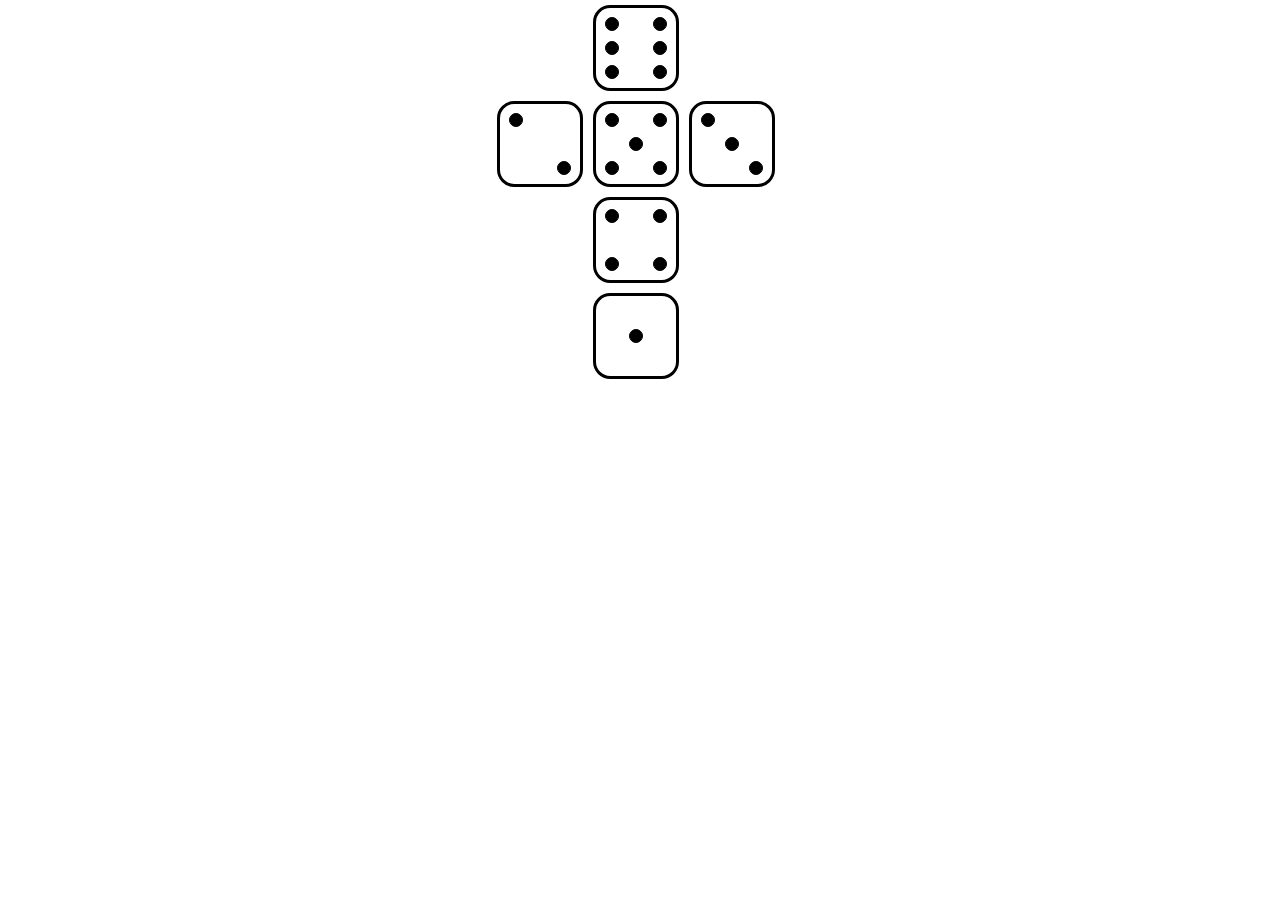
<file: task1/index.html>
<!DOCTYPE html>
<html lang="en">
<head>
    <meta charset="UTF-8">
    <meta http-equiv="X-UA-Compatible" content="IE=edge">
    <meta name="viewport" content="width=device-width, initial-scale=1.0">
    <title>JS test task 1</title>
    <link rel="stylesheet" href="style.css">
</head>
<body>
    <div>
        <div class="square six-face">
            <div class="column">
                <div class="dot"></div>
                <div class="dot"></div>
                <div class="dot"></div>
            </div>
            <div class="column">
                <div class="dot"></div>
                <div class="dot"></div>
                <div class="dot"></div> 
            </div>
        </div>
    </div>
    <div class="hrAlign">
        <div class="square second-face">
            <div class="dot"></div>
            <div class="dot"></div>
        </div>
        <div class="square fifth-face">
            <div class="column">
                <div class="dot"></div>
                <div class="dot"></div>
            </div>
            <div class="column">
                <div class="dot"></div>
            </div>
            <div class="column">
                <div class="dot"></div>
            <div class="dot"></div>
            </div>
        </div>
        <div class="square third-face">
            <div class="dot"></div>
            <div class="dot"></div>
            <div class="dot"></div>
        </div>
    </div>
    <div>
        <div class="square fourth-face">
            <div class="column">
                <div class="dot"></div>
                <div class="dot"></div>
            </div>
            <div class="column">
                <div class="dot"></div>
                <div class="dot"></div>
            </div>
        </div>
    </div>
    <div>
        <div class="square first-face">
            <div class="dot"></div>
        </div>
    </div>
</body>
</html>
</file>
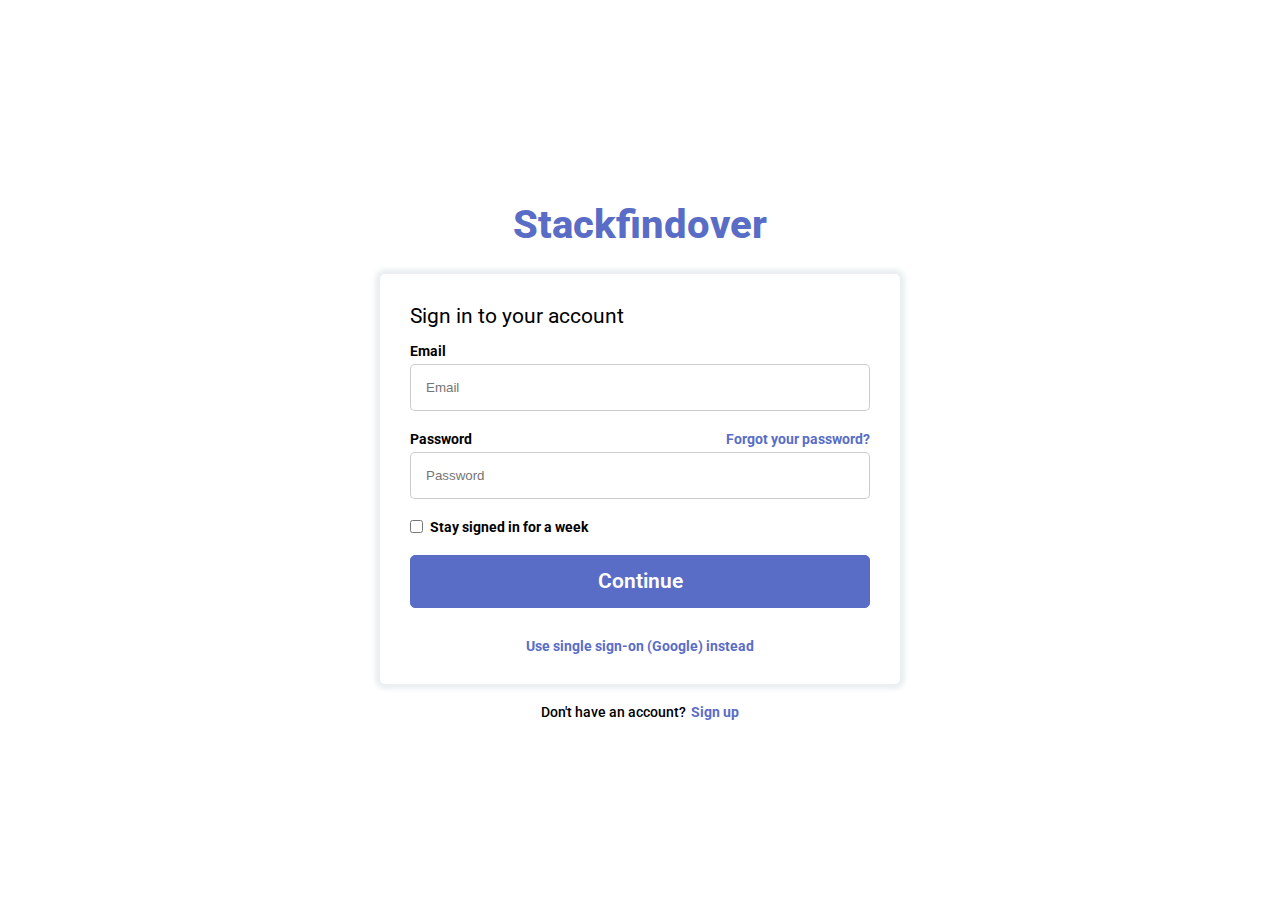
<file: task2/index.html>
<!DOCTYPE html>
<html lang="en">

<head>
    <meta charset="UTF-8">
    <meta http-equiv="X-UA-Compatible" content="IE=edge">
    <meta name="viewport" content="width=device-width, initial-scale=1.0">
    <title>JS test task 2</title>
    <link rel="stylesheet" href="style.css">
    <link rel="stylesheet" href="global.css">
    <link rel="preconnect" href="https://fonts.googleapis.com">
    <link rel="preconnect" href="https://fonts.gstatic.com" crossorigin>
    <link href="https://fonts.googleapis.com/css2?family=Roboto:wght@300;400;500;700;900&display=swap" rel="stylesheet">
</head>

<body>
    <div class="form-container">
        <h1>Stackfindover</h1>
        <form>
            <h2>Sign in to your account</h2>
            <label for="email">Email</label>
            <input type="email" name="email" id="email" placeholder="Email">
            <div class="password">
                <label for="password">Password</label>
                <a href="https://www.google.com/">Forgot your password?</a>
            </div>
            <input type="password" name="password" placeholder="Password">
            <div class="checkbox">
                <input type="checkbox" name="staySigned">
                <label for="staySigned">Stay signed in for a week</label>
            </div>
            <button>Continue</button>
            <a href="https://www.google.com/maps" class="alignCenter">Use single sign-on (Google) instead</a>
        </form>
        <div class="signUp">
            <p>Don't have an account?</p>
            <a href="https://www.facebook.com/">Sign up</a>
        </div>
    </div>
    </div>
</body>

</html>
</file>
<file: task1/style.css>
* {
    margin-left: 0;
    margin-top: 0;
}

body {
    display: flex;
    flex-direction: column;
    align-items: center;
    height: 100vh;
}

.hrAlign {
    display: flex;
}

.square {
    border: solid 3px black;
    border-radius: 20%;
    width: 70px;
    height: 70px;
    padding: 5px;
    margin: 5px;
}

.dot {
    width: 12px;
    height: 12px;
    border: solid 1px black;
    background-color: black;
    border-radius: 50%;
    margin: 4px;
}

.square.six-face, .square.fourth-face {
    display: flex;
    justify-content: space-between;
}

.square.six-face .column, .square.fourth-face .column {
    display: flex;
    flex-direction: column;
    justify-content: space-between;
}

.square.second-face {
    display: flex;
    justify-content: space-between;
}

.square.second-face .dot:nth-of-type(2) {
    align-self: flex-end;
}

.square.fifth-face {
    display: flex;
    justify-content: space-between;
}

.square.fifth-face .column {
    display: flex;
    flex-direction: column;
    justify-content: space-between;
}

.square.fifth-face .column:nth-of-type(2) {
    justify-content: center;
}

.square.third-face {
    display: flex;
    justify-content: space-between;
}

.square.third-face .dot:nth-of-type(2) {
    align-self: center;
}

.square.third-face .dot:nth-of-type(3) {
    align-self: flex-end;
}

.square.first-face {
    display: flex;
    justify-content: center;
    align-items: center;
}
</file>
<file: task2/style.css>
body {
    display: flex;
    align-items: center;
    justify-content: center;
    height: 100vh;
    padding: 10px;
}

.form-container {
    display: flex;
    flex-direction: column;
    width: 100%;
    max-width: 520px;
}

form {
    padding: 30px;
    box-shadow: 0 0 5px 5px rgba(140, 158, 173, 0.18);
    border-radius: 5px;
    display: flex;
    flex-direction: column;
}

h1 {
    color: rgb(90, 109, 198);
    font: 800 40px "Roboto";
    margin-bottom: 5%;
    text-align: center;
}

h2 {
    font: 400 21px "Roboto";
    margin-bottom: 15px;
}

.password {
    display: flex;
    justify-content: space-between;
}

label {
    font: 700 14px "Roboto";
    padding-bottom: 5px;
}

.checkbox {
    display: flex;
    align-items: center;
    margin-bottom: 20px;
}

.checkbox label {
    padding-bottom: 0;
}

.checkbox input {
    margin-right: 7px;
}

.alignCenter {
    text-align: center;
}

.signUp {
    display: flex;
    align-items: baseline;
    justify-content: center;
    margin-top: 20px;
}

.signUp p {
    font: 500 14px "Roboto";
    margin-right: 5px;
    text-align: center;
}
</file>
<file: task2/global.css>
* {
    margin: 0;
    padding: 0;
}

button {
    cursor: pointer;
    color: white;
    outline: none;
    border: 1px solid rgb(90, 109, 198);
    background-color: rgb(90, 109, 198);
    font: 600 21px "Roboto";
    border-radius: 5px;
    padding: 13px 26px 14px;
    transition: all .3s ease;
    width: 100%;
    margin-bottom: 30px;
}

button:hover {
    color: white;
    background: rgb(68, 86, 165);
}

input {
    cursor: pointer;
    color: black;
    border: solid 1px rgba(156, 152, 152, 0.5);
    border-radius: 5px;
    background-color: white;
    box-sizing: border-box;
    padding: 15px;
}

input[type=email], input[type=password] {
    margin-bottom: 20px;
}

input[type=email]:focus, input[type=password]:focus { 
    outline: none;
    border: solid 2px rgb(146, 162, 233);
    opacity: 80%;
    cursor: text;
}

a {
    font: 700 14px "Roboto";
    text-decoration: none;
    color: rgb(90, 109, 198);
    cursor: pointer;
}
</file>
